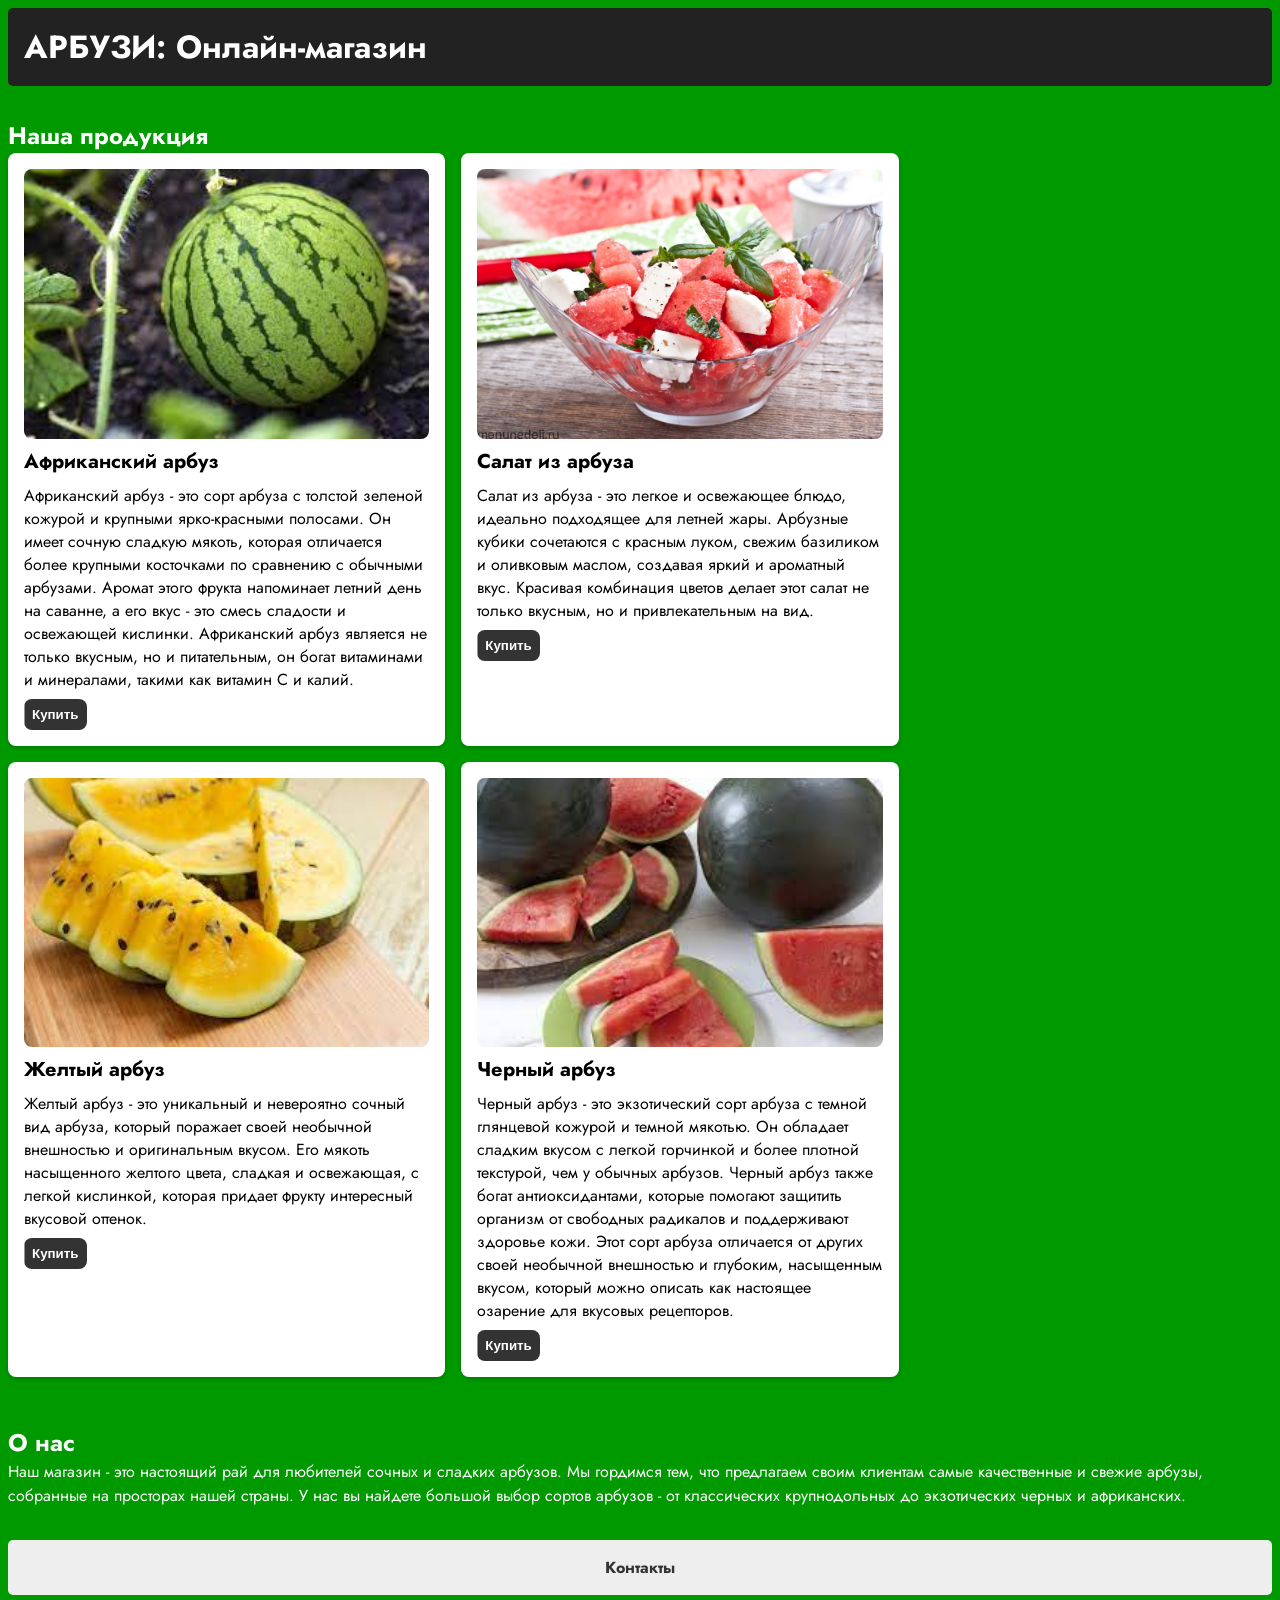
<file: school/index.html>
<!DOCTYPE html>
<html lang="ru">
  <head>
    <link rel="preconnect" href="https://fonts.googleapis.com">
    <link rel="preconnect" href="https://fonts.gstatic.com" crossorigin>
    <link href="https://fonts.googleapis.com/css2?family=Jost&display=swap" rel="stylesheet">
    <meta name="viewport" content="width=device-width, initial-scale=1.0">
    <meta charset="UTF-8">
    <title>Онлайн-магазин</title>
    <link rel="stylesheet" href="/school/index-styles.css">
  </head>
  <body>
    <header>
      <h1>АРБУЗИ: Онлайн-магазин</h1>   
    </header>
    <main>
      <section class="products">
        <h2 class="white-name">Наша продукция</h2>
        <ul class="box_block">
          <li>
            <img src="/school/afrika.jpeg" alt="Арбуз из Африки">
            <h3>Африканский арбуз</h3>
            <p>
              Африканский арбуз - это сорт арбуза с толстой зеленой кожурой и крупными ярко-красными полосами. Он имеет сочную сладкую мякоть, которая отличается более крупными косточками по сравнению с обычными арбузами. Аромат этого фрукта напоминает летний день на саванне, а его вкус - это смесь сладости и освежающей кислинки. Африканский арбуз является не только вкусным, но и питательным, он богат витаминами и минералами, такими как витамин С и калий.</p>
            <a href="/school/buy.html"><button>Купить</button></a>
          </li>
          <li>
            <img src="/school/salad.jpg" alt="Салат из арбуза">
            <h3>Салат из арбуза</h3>
            <p>Салат из арбуза - это легкое и освежающее блюдо, идеально подходящее для летней жары. Арбузные кубики сочетаются с красным луком, свежим базиликом и оливковым маслом, создавая яркий и ароматный вкус. Красивая комбинация цветов делает этот салат не только вкусным, но и привлекательным на вид.</p>
            <a href="/school/buy.html"><button>Купить</button></a>
          </li>
          <li>
            <img src="/school/yellow.jpeg" alt="Желтый арбуз">
            <h3>Желтый арбуз</h3>
            <p>Желтый арбуз - это уникальный и невероятно сочный вид арбуза, который поражает своей необычной внешностью и оригинальным вкусом. Его мякоть насыщенного желтого цвета, сладкая и освежающая, с легкой кислинкой, которая придает фрукту интересный вкусовой оттенок.</p>
            <a href="/school/buy.html"><button>Купить</button></a>
          </li>
          <li>
            <img src="/school/black.jpeg" alt="Черный арбуз">
            <h3>Черный арбуз</h3>
            <p>Черный арбуз - это экзотический сорт арбуза с темной глянцевой кожурой и темной мякотью. Он обладает сладким вкусом с легкой горчинкой и более плотной текстурой, чем у обычных арбузов. Черный арбуз также богат антиоксидантами, которые помогают защитить организм от свободных радикалов и поддерживают здоровье кожи. Этот сорт арбуза отличается от других своей необычной внешностью и глубоким, насыщенным вкусом, который можно описать как настоящее озарение для вкусовых рецепторов.</p>
            <a href="/school/buy.html"><button>Купить</button></a>
          </li>
        </ul>
      </section>
      <section class="about-us">
        <h2 class="white-name">О нас</h2>
        <p class="white-name">Наш магазин - это настоящий рай для любителей сочных и сладких арбузов. Мы гордимся тем, что предлагаем своим клиентам самые качественные и свежие арбузы, собранные на просторах нашей страны. У нас вы найдете большой выбор сортов арбузов - от классических крупнодольных до экзотических черных и африканских.</p>
      </section>
    </main>
    <footer>
      <ul>
        <li><a href="/school/contact.html">Контакты</a></li>
      </ul>
    </footer>
  </body>
</html>
</file>
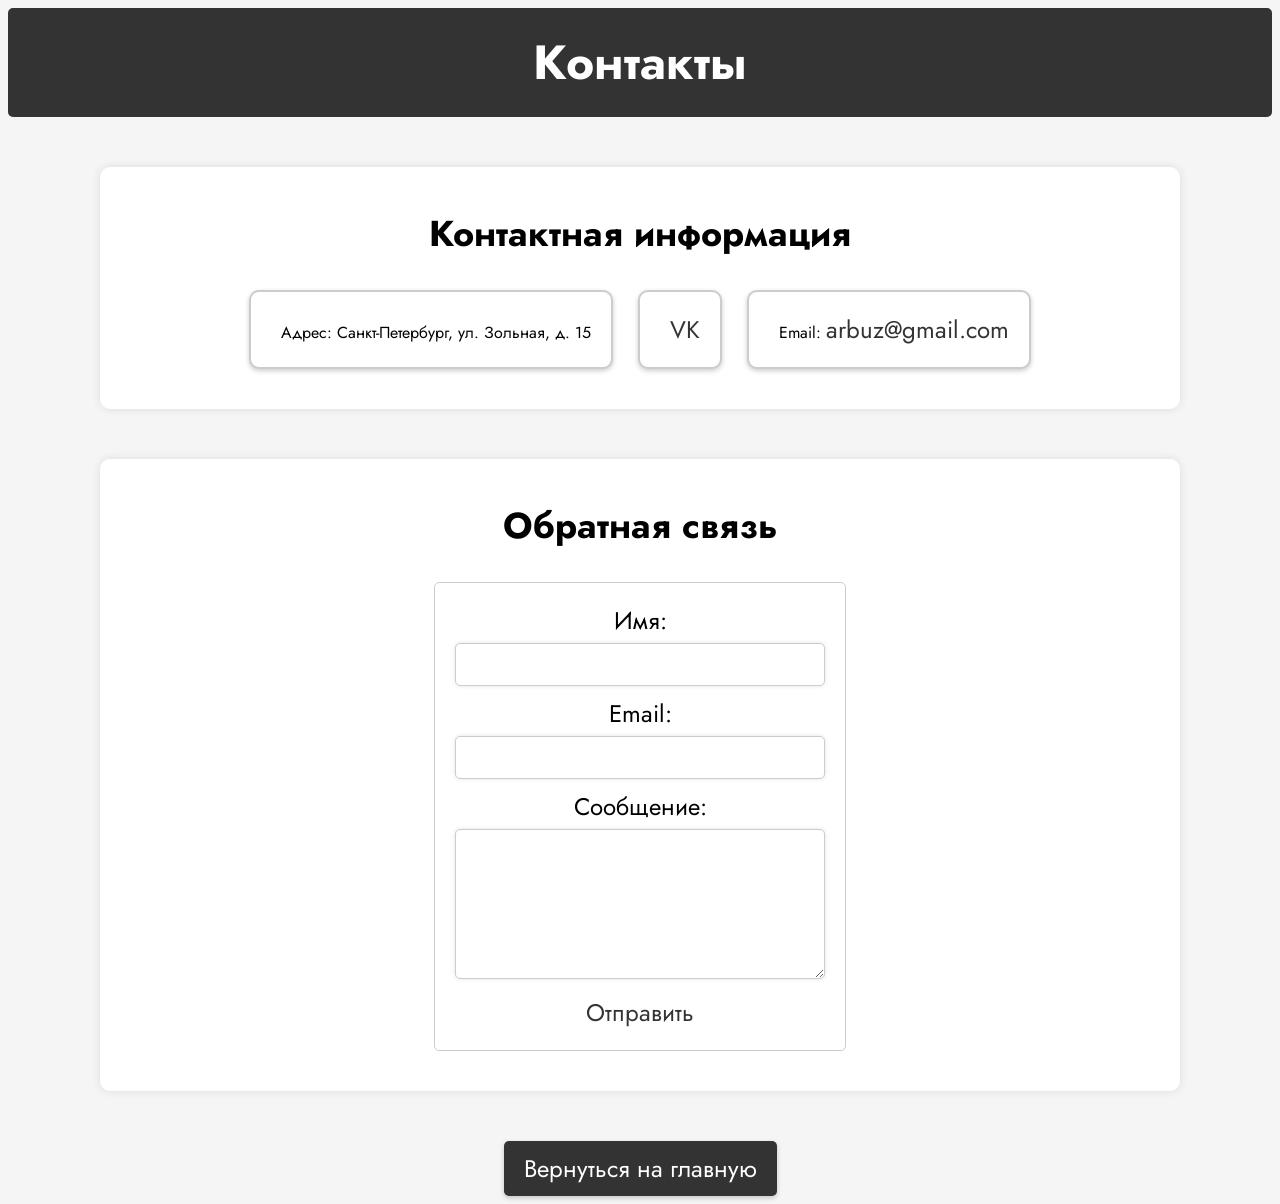
<file: school/contact.html>
<!DOCTYPE html>
<html lang="en">
<head>
    <link rel="preconnect" href="https://fonts.googleapis.com">
    <link rel="preconnect" href="https://fonts.gstatic.com" crossorigin>
    <link href="https://fonts.googleapis.com/css2?family=Jost&display=swap" rel="stylesheet">
    <meta charset="UTF-8">
    <title>Контакты</title>
    <meta name="description" content="Сайт контактов">
    <link rel="stylesheet" href="/school/contact-styles.css">
</head>
<body>
    <header>
        <h1>Контакты</h1>
    </header>
    <section id="contacts">
        <div class="contact-info">
            <h2>Контактная информация</h2>
            <ul>
              <li>
                <i class="fas fa-map-marker-alt"></i> Адрес: Санкт-Петербург, ул. Зольная, д. 15
              </li>
              <a href="https://vk.com/public220486639"><li>
                <i class="fab fa-instagram"></i>VK
              </li></a>
              <li>
                <i class="fas fa-envelope"></i> Email: <a href="mailto:info@example.com">arbuz@gmail.com</a>
              </li>
            </ul>
          </div>          
    </section>
    <section id="feedback">
        <h2>Обратная связь</h2>
        <form action="submit-form.php" method="post">
            <label for="name">Имя:</label>
            <input type="text" name="name" id="name" required>
            <label for="email">Email:</label>
            <input type="email" name="email" id="email" required>
            <label for="message">Сообщение:</label>
            <textarea name="message" id="message" required></textarea>
            <a href="/school/sended.html">Отправить</a>
        </form>
    </section>
</body>
<footer>
    <div class="container">
      <div class="back-to-top">
        <a href="/school/index.html">Вернуться на главную</a>
      </div>
    </div>
</footer>
</html>
</file>
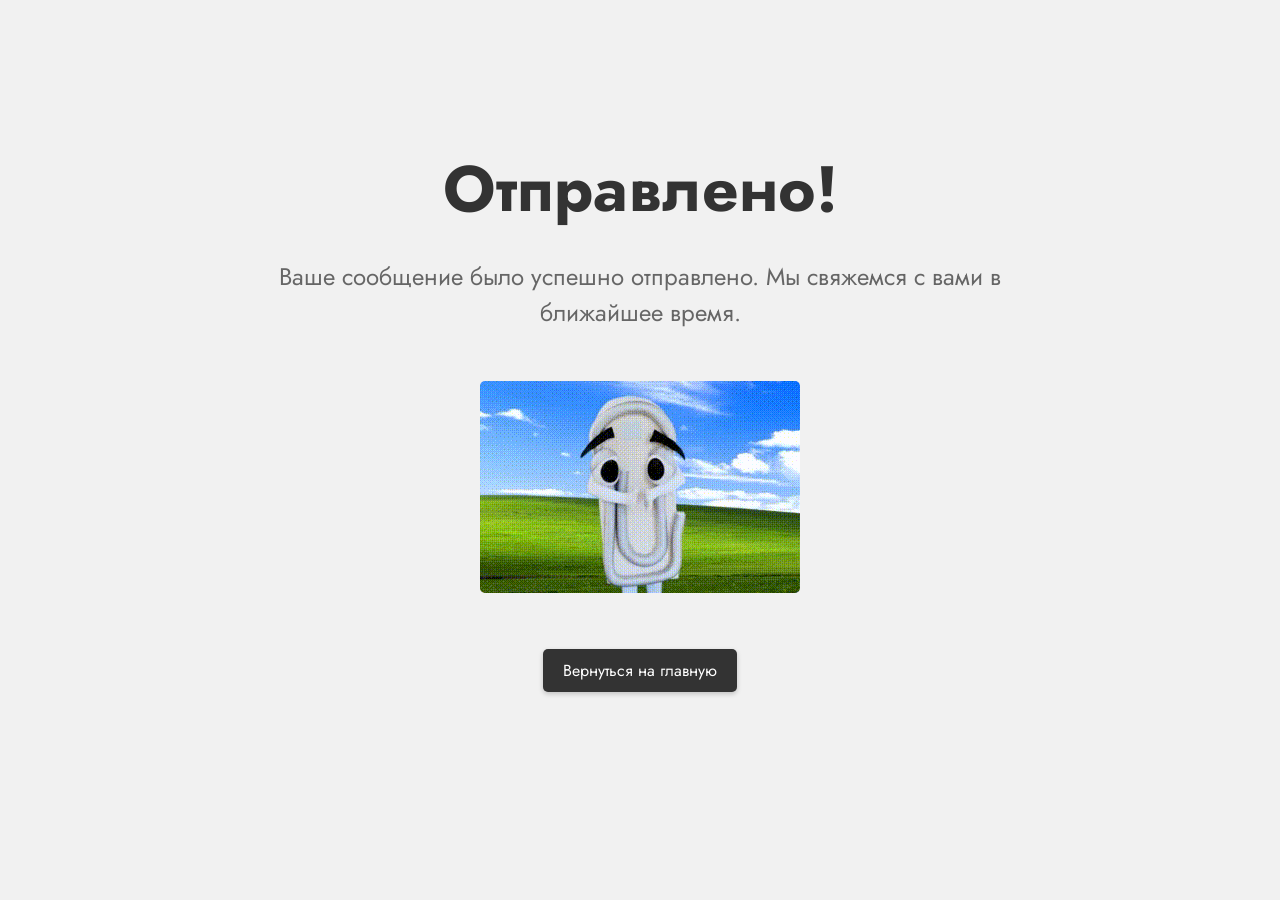
<file: school/sended.html>
<!DOCTYPE html>
<html>
  <head>
    <link rel="preconnect" href="https://fonts.googleapis.com">
    <link rel="preconnect" href="https://fonts.gstatic.com" crossorigin>
    <link href="https://fonts.googleapis.com/css2?family=Jost&display=swap" rel="stylesheet">
    <title>Отправлено!</title>
    <link rel="stylesheet" type="text/css" href="/school/sended-styles.css">
  </head>
  <body>
    <div class="container">
      <h1>Отправлено!</h1>
      <p>Ваше сообщение было успешно отправлено. Мы свяжемся с вами в ближайшее время.</p>
      <img class="gifka" src="/school/clippy.gif" alt="">
      <div class="back-to-top">
        <a href="/school/index.html">Вернуться на главную</a>
      </div>
    </div>
  </body>
</html>
</file>
<file: school/index-styles.css>
body {
  font-family: 'Jost', sans-serif;
  background: rgb(0, 153, 0);
}

header {
  background-color: #222;
  color: #fff;
  padding: 1rem;
  border-radius: 5px;
}

footer {
  border-radius: 5px;
}

a {
  text-decoration: none;
}

.white-name {
  color: white;
}
  
header h1 {
  margin: 0;
}
  
nav {
  margin-top: 1rem;
}
  
nav ul {
  list-style: none;
  margin: 0;
  padding: 0;
  display: flex;
}
  
nav li {
  margin-right: 1rem;
}
  
nav li:last-child {
  margin-right: 0;
}
  
nav a, button {
  color: black;
  text-decoration: none;
  font-weight: bold;
  padding: 0.5rem;
  border-radius: 0.5rem;
  transition: background-color 0.2s ease-in-out;
}
  
nav a:hover, button:hover {
  background-color: #444;
}
  
.products {
  margin-top: 2rem;
}
  
.products h2 {
  margin: 0;
}
  
.products ul {
  list-style: none;
  margin: 0;
  padding: 0;
  display: flex;
  flex-wrap: wrap;
}
  
.products li {
  margin-right: 1rem;
  margin-bottom: 1rem;
  flex-basis: calc(33.33% - 1rem);
  background-color: #fff;
  padding: 1rem;
  border-radius: 0.5rem;
  box-shadow: 0 2px 4px rgba(0, 0, 0, 0.2);
}
  
.products li img {
  max-width: 100%;
  height: auto;
  display: block;
  margin: 0 auto;
}
  
.products li h3 {
  margin: 0.5rem 0;
  font-size: 1.25rem;
}
  
.products li p {
    margin: 0;
}
  
.products li button {
  display: block;
  margin-top: 0.5rem;
  padding: 0.5rem;
  border: none;
  background-color: #333;
  color: #fff;
  font-weight: bold;
  cursor: pointer;
  border-radius: 0.5rem;
  transition: background-color 0.2s ease-in-out;
}
  
.products li button:hover {
  background-color: #444;

}
  
.about-us {
  margin-top: 2rem;
}
  
.about-us h2 {
  margin: 0;
}
  
.about-us p {
  margin: 0;
  line-height: 1.5;
}

footer {
  background-color: #eee;
  padding: 1rem;
  text-align: center;
  margin-top: 2rem;
}
  
footer ul {
  list-style: none;
  margin: 0;
  padding: 0;
  display: flex;
  justify-content: center;
}
  
footer ul li {
  margin-right: 1rem;
}
  
footer ul li:last-child {
  margin-right: 0;
}
  
footer ul li a {
  color: #333;
  text-decoration: none;
  font-weight: bold;
  padding: 0.5rem;
  border-radius: 0.5rem;
  transition: background-color 0.2s ease-in-out;
}
  
footer ul li a:hover {
  background-color: #ccc;
}

.products {
  margin-top: 2rem;
}
  
.products h2 {
  margin: 0;
}
  
.products ul {
  list-style: none;
  margin: 0;
  padding: 0;
  display: flex;
  flex-wrap: wrap;
}
  
.products li {
  margin-right: 1rem;
  margin-bottom: 1rem;
  flex-basis: calc(33.33% - 1rem);
  background-color: #fff;
  padding: 1rem;
  border-radius: 0.5rem;
  box-shadow: 0 2px 4px rgba(0, 0, 0, 0.2);
  overflow: hidden;
}
  
.products li img {
  width: 100%;
  height: auto;
  display: block;
  margin: 0 auto;
  object-fit: cover;
  transition: transform 0.2s ease-in-out;
}
  
.products li:hover img {
  transform: scale(1.05);
}
  
.products li h3 {
  margin: 0.5rem 0;
  font-size: 1.25rem;
}
  
.products li p {
  margin: 0;
}
  
.products li button {
  display: block;
  margin-top: 0.5rem;
  padding: 0.5rem;
  border: none;
  background-color: #333;
  color: #fff;
  font-weight: bold;
  cursor: pointer;
  border-radius: 0.5rem;
  transition: background-color 0.2s ease-in-out;
}
  
.products li button:hover {
  background-color: #444;
}

.products li img {
  border-radius: 0.5rem;
}

.products li button {
  background-color: #333;
  color: #fff;
  font-weight: bold;
  cursor: pointer;
  border-radius: 0.5rem;
  transition: background-color 0.2s ease-in-out, transform 0.2s ease-in-out;
  position: relative;
  overflow: hidden;
  z-index: 1;
  border: none;
}
  
.products li button:before {
  content: '';
  position: absolute;
  top: 0;
  left: 0;
  width: 100%;
  height: 100%;
  background-color: #fff;
  z-index: -1;
  transform: translateX(-100%);
  transition: transform 0.2s ease-in-out;
}
  
.products li button:hover:before {
  transform: translateX(0);
}
  
.products li button:hover {
  background-color: #444;
  transform: translateY(-0.25rem);
  box-shadow: 0 4px 6px rgba(0, 0, 0, 0.2);
}

@media only screen and (max-width: 600px) {
  header {
    position: fixed;
    top: 0;
    left: 0;
    width: 100%;
    z-index: 999;
  }
    
  nav ul {
    display: none;
    position: absolute;
    top: 100%;
    left: 0;
    width: 100%;
    background-color: #fff;
    border: 1px solid #ccc;
    padding: 10px;
  }
    
  nav li {
    display: block;
    margin-bottom: 10px;
  }
    
  nav a {
    display: block;
    padding: 5px;
    border-radius: 5px;
    background-color: #ccc;
    color: #fff;
  }
    
  .menu-button {
    display: block;
    position: absolute;
    top: 10px;
    right: 10px;
    font-size: 24px;
    color: #333;
    cursor: pointer;
  }
}
</file>
<file: school/contact-styles.css>
body {
    font-family: 'Jost', sans-serif;
    background-color: #f5f5f5;
}

#feedback {
    font-family: 'Jost', sans-serif;
}

header {
    background-color: #333;
    color: #fff;
    text-align: center;
    padding: 20px;
    border-radius: 5px;
}

#contacts {
    margin-top: 50px;
    text-align: center;
}

#contacts ul {
    list-style: none;
    padding: 0;
}

#contacts li {
    display: inline-block;
    margin: 0 10px;
}

#contacts a {
    color: #333;
    font-size: 24px;
    text-decoration: none;
}

#contacts a:hover {
    color: #000;
}

#feedback {
    margin-top: 50px;
    text-align: center;
}

#feedback form {
    display: inline-block;
    background-color: #fff;
    border: 1px solid #ccc;
    padding: 20px;
    border-radius: 5px;
}

#feedback label {
    display: block;
    margin-bottom: 5px;
}

#feedback input[type="text"],
#feedback input[type="email"],
#feedback textarea {
    width: 100%;
    padding: 10px;
    margin-bottom: 10px;
    border: 1px solid #ccc;
    border-radius: 5px;
    box-sizing: border-box;
}

#feedback textarea {
    height: 150px;
}

#feedback button[type="submit"] {
    background-color: #333
}

header {
    background-color: #333;
    color: #fff;
    text-align: center;
    padding: 20px;
}

h1 {
    font-size: 48px;
    margin: 0;
}

section {
    max-width: 1000px;
    margin: 0 auto;
    padding: 40px;
    background-color: #fff;
    box-shadow: 0 0 10px rgba(0, 0, 0, 0.1);
    border-radius: 10px;
}

h2 {
    font-size: 36px;
    margin-top: 0;
}


ul {
    list-style: none;
    padding: 0;
}

li {
    display: inline-block;
    margin: 0 20px;
}

a {
    color: #333;
    font-size: 24px;
    text-decoration: none;
    transition: color 0.3s ease-in-out;
}

a:hover {
    color: #000;
}

form {
    display: flex;
    flex-direction: column;
}

label {
    font-size: 24px;
    margin-bottom: 5px;
}

input[type="text"],
input[type="email"],
textarea {
    font-size: 18px;
    padding: 10px;
    margin-bottom: 20px;
    border: none;
    border-radius: 5px;
    box-shadow: 0 0 5px rgba(0, 0, 0, 0.1);
}

input[type="text"]:focus,
input[type="email"]:focus,
textarea:focus {
    outline: none;
    box-shadow: 0 0 5px rgba(0, 0, 0, 0.3);
}

button[type="submit"] { 
    background-color: #333;
    color: #fff;
    border: none;
    border-radius: 5px;
    padding: 10px 20px;
    font-size: 24px;
    cursor: pointer;
    transition: background-color 0.3s ease-in-out;
}

button[type="submit"]:hover {
    background-color: #000;
}

.fab {
    font-size: 36px;
    transition: color 0.3s ease-in-out;
}
    
.fab:hover {
    color: #000;
}

.contact-info ul {
    list-style: none;
    padding: 0;
    margin: 0;
}
  
.contact-info li {
    margin-bottom: 30px;
    padding: 20px;
    border: 2px solid #ccc;
    border-radius: 10px;
    background-color: #fff;
    box-shadow: 0px 2px 5px rgba(0, 0, 0, 0.2);
    transition: all 0.3s ease-in-out;
}
  
.contact-info li:hover {
    border-color: #000;
    transform: translateY(-5px);
    box-shadow: 0px 5px 10px rgba(0, 0, 0, 0.3);
}
  
.contact-info li i {
    margin-right: 10px;
    font-size: 24px;
    color: #ccc;
}
  
.contact-info a {
    color: #ccc;
    text-decoration: none;
    transition: color 0.3s ease-in-out;
}
  
.contact-info a:hover {
    color: #000;
}

.back-to-top {
    text-align: center;
    margin-top: 50px;
}
  
.back-to-top a {
    display: inline-block;
    padding: 10px 20px;
    background-color: #333;
    color: #fff;
    text-decoration: none;
    border-radius: 5px;
    transition: background-color 0.3s ease-in-out;
    box-shadow: 0px 2px 5px rgba(0, 0, 0, 0.2);
}
  
.back-to-top a:hover {
    background-color: #000;
    box-shadow: 0px 5px 10px rgba(0, 0, 0, 0.3);
}
</file>
<file: school/sended-styles.css>
body {
  margin: 0;
  padding: 0;
  font-family: 'Jost', sans-serif;
  background-color: #f1f1f1;
}
  
.container {
  max-width: 800px;
  margin: 0 auto;
  text-align: center;
  padding-top: 100px;
}
  
h1 {
  font-size: 4em;
  color: #333;
  margin-bottom: 20px;
}
  
p {
  font-size: 1.5em;
  color: #666;
  line-height: 1.5;
  margin-bottom: 50px;
}
  
.back-to-top {
  text-align: center;
  margin-top: 50px;
}
  
.back-to-top a {
  display: inline-block;
  padding: 10px 20px;
  background-color: #333;
  color: #fff;
  text-decoration: none;
  border-radius: 5px;
  transition: background-color 0.3s ease-in-out;
  box-shadow: 0px 2px 5px rgba(0, 0, 0, 0.2);
}
  
.back-to-top a:hover {
  background-color: #000;
  box-shadow: 0px 5px 10px rgba(0, 0, 0, 0.3);
}

.gifka {
  border-radius: 5px;
}
</file>
